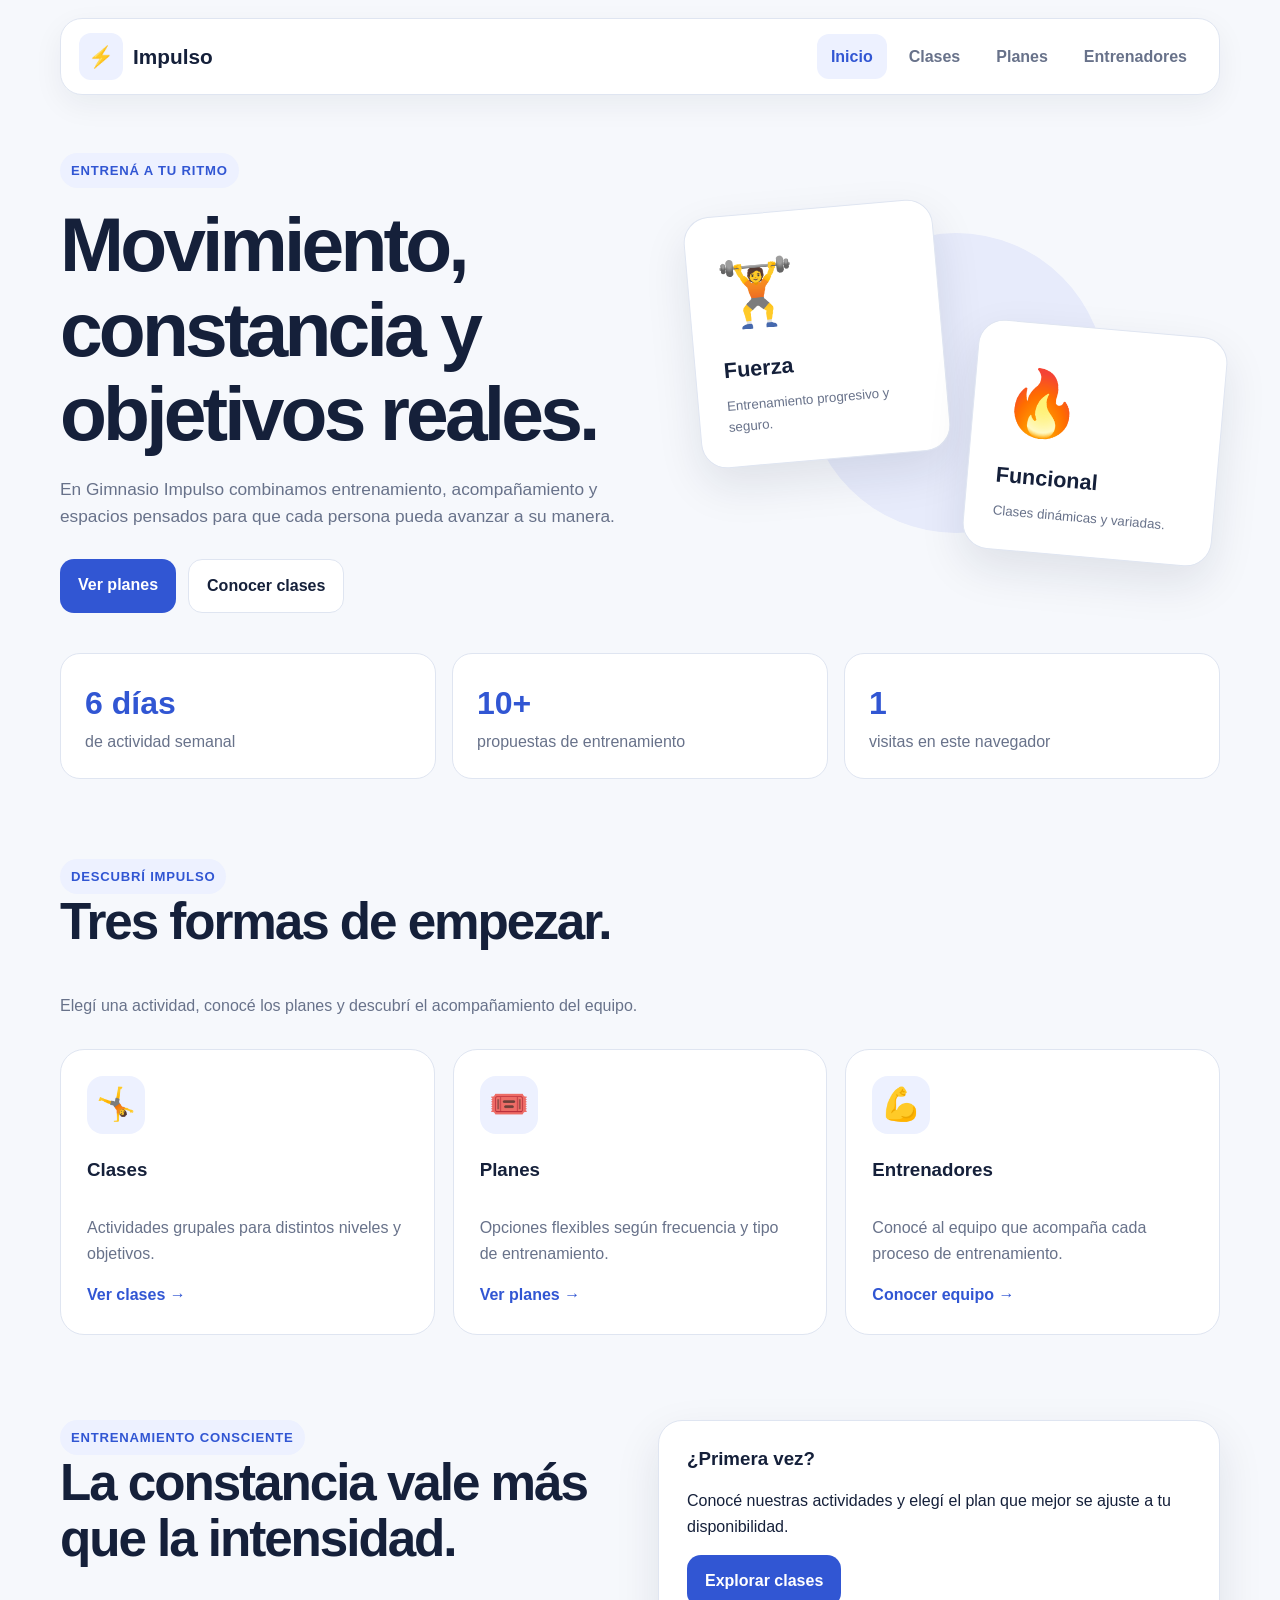
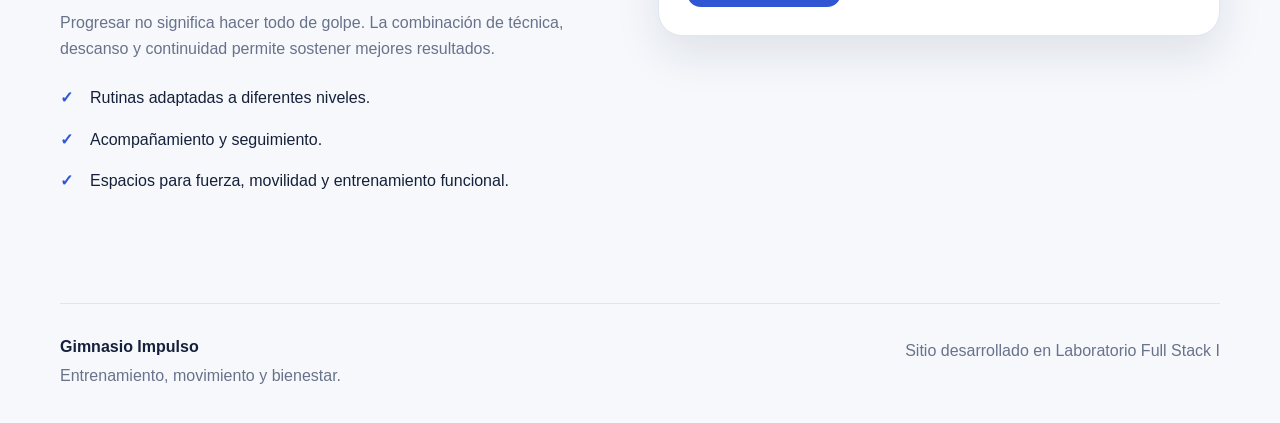
<file: index.html>
<!doctype html>
<html lang="es">
<head>
  <meta charset="utf-8">
  <meta name="viewport" content="width=device-width, initial-scale=1">
  <title>Gimnasio Impulso</title>
  <link rel="stylesheet" href="css/estilos.css">
</head>
<body>
<header class="topbar">
  <a class="logo" href="index.html"><span>⚡</span> Impulso</a>
  <button id="menuBtn" class="menuBtn" aria-label="Abrir menú">☰</button>
  <nav id="menu" class="menu">
    <a class="activo" href="index.html">Inicio</a>
    <a href="paginas/clases.html">Clases</a>
    <a href="paginas/planes.html">Planes</a>
    <a href="paginas/entrenadores.html">Entrenadores</a>
  </nav>
</header>

<main>
  <section class="hero contenedor">
    <div>
      <span class="tag">Entrená a tu ritmo</span>
      <h1>Movimiento, constancia y objetivos reales.</h1>
      <p class="lead">
        En Gimnasio Impulso combinamos entrenamiento, acompañamiento y espacios pensados
        para que cada persona pueda avanzar a su manera.
      </p>
      <div class="acciones">
        <a class="btn primario" href="paginas/planes.html">Ver planes</a>
        <a class="btn secundario" href="paginas/clases.html">Conocer clases</a>
      </div>
    </div>

    <div class="heroVisual">
      <article class="featureCard">
        <span>🏋️</span>
        <b>Fuerza</b>
        <small>Entrenamiento progresivo y seguro.</small>
      </article>
      <article class="featureCard secundaria">
        <span>🔥</span>
        <b>Funcional</b>
        <small>Clases dinámicas y variadas.</small>
      </article>
    </div>
  </section>

  <section class="stats contenedor">
    <article><strong>6 días</strong><span>de actividad semanal</span></article>
    <article><strong>10+</strong><span>propuestas de entrenamiento</span></article>
    <article><strong id="contador">0</strong><span>visitas en este navegador</span></article>
  </section>

  <section class="contenedor seccion">
    <div class="titulo">
      <span class="tag">Descubrí Impulso</span>
      <h2>Tres formas de empezar.</h2>
      <p>Elegí una actividad, conocé los planes y descubrí el acompañamiento del equipo.</p>
    </div>

    <div class="grid">
      <a class="card" href="paginas/clases.html">
        <span class="icono">🤸</span>
        <h3>Clases</h3>
        <p>Actividades grupales para distintos niveles y objetivos.</p>
        <b>Ver clases →</b>
      </a>
      <a class="card" href="paginas/planes.html">
        <span class="icono">🎟️</span>
        <h3>Planes</h3>
        <p>Opciones flexibles según frecuencia y tipo de entrenamiento.</p>
        <b>Ver planes →</b>
      </a>
      <a class="card" href="paginas/entrenadores.html">
        <span class="icono">💪</span>
        <h3>Entrenadores</h3>
        <p>Conocé al equipo que acompaña cada proceso de entrenamiento.</p>
        <b>Conocer equipo →</b>
      </a>
    </div>
  </section>

  <section class="contenedor dosColumnas">
    <div>
      <span class="tag">Entrenamiento consciente</span>
      <h2>La constancia vale más que la intensidad.</h2>
      <p class="texto">
        Progresar no significa hacer todo de golpe. La combinación de técnica, descanso y continuidad
        permite sostener mejores resultados.
      </p>
      <ul class="check">
        <li>Rutinas adaptadas a diferentes niveles.</li>
        <li>Acompañamiento y seguimiento.</li>
        <li>Espacios para fuerza, movilidad y entrenamiento funcional.</li>
      </ul>
    </div>
    <div class="nota">
      <h3>¿Primera vez?</h3>
      <p>Conocé nuestras actividades y elegí el plan que mejor se ajuste a tu disponibilidad.</p>
      <a class="btn primario" href="paginas/clases.html">Explorar clases</a>
    </div>
  </section>
</main>

<footer class="footer contenedor">
  <div><b>Gimnasio Impulso</b><p>Entrenamiento, movimiento y bienestar.</p></div>
  <p class="materia">Sitio desarrollado en Laboratorio Full Stack I</p>
</footer>

<script src="js/script.js"></script>
</body>
</html>
</file>
<file: css/estilos.css>
*{box-sizing:border-box}html{scroll-behavior:smooth}
:root{--azul:#3156d3;--oscuro:#15203a;--texto:#68728a;--fondo:#f6f8fc;--blanco:#fff;--borde:#dfe5f1;--suave:#edf1ff;--sombra:0 18px 45px rgba(21,32,58,.10)}
body{margin:0;font-family:Arial,Helvetica,sans-serif;background:var(--fondo);color:var(--oscuro);line-height:1.6}
a{text-decoration:none;color:inherit}.contenedor{width:min(1160px,calc(100% - 32px));margin:auto}
.topbar{width:min(1160px,calc(100% - 32px));margin:18px auto;display:flex;align-items:center;justify-content:space-between;gap:24px;padding:14px 18px;background:#fff;border:1px solid var(--borde);border-radius:22px;position:sticky;top:12px;z-index:10;box-shadow:0 10px 30px rgba(21,32,58,.06)}
.logo{font-size:1.3rem;font-weight:800;display:flex;gap:10px;align-items:center}.logo span{background:var(--suave);padding:7px 9px;border-radius:12px}
.menu{display:flex;gap:8px}.menu a{padding:10px 14px;border-radius:12px;color:var(--texto);font-weight:700}.menu a:hover,.menu .activo{background:var(--suave);color:var(--azul)}
.menuBtn{display:none;border:0;background:var(--suave);font-size:1.35rem;width:44px;height:44px;border-radius:12px;cursor:pointer}
.hero{display:grid;grid-template-columns:1.05fr .95fr;gap:48px;align-items:center;min-height:530px;padding:40px 0}
.tag{display:inline-block;background:var(--suave);color:var(--azul);font-weight:800;font-size:.82rem;text-transform:uppercase;letter-spacing:.06em;padding:7px 11px;border-radius:999px}
h1,h2,h3{line-height:1.1;margin-top:0}h1{font-size:clamp(2.6rem,6vw,5rem);letter-spacing:-.05em;margin:14px 0 20px}h2{font-size:clamp(2rem,4vw,3.2rem);letter-spacing:-.04em}
.lead,.titulo p,.card p,.footer p,.texto{color:var(--texto)}.lead{font-size:1.08rem;max-width:680px}
.acciones{display:flex;gap:12px;flex-wrap:wrap;margin-top:28px}.btn{display:inline-block;border:0;border-radius:14px;padding:13px 18px;font-weight:800;cursor:pointer;font-size:1rem}.primario{background:var(--azul);color:#fff}.secundario{background:#fff;border:1px solid var(--borde);color:var(--oscuro)}
.heroVisual{position:relative;min-height:390px}.heroVisual:before{content:"";position:absolute;width:300px;height:300px;border-radius:50%;background:#e7ebfb;left:50%;top:50%;transform:translate(-50%,-50%)}
.featureCard{position:absolute;width:250px;background:#fff;border:1px solid var(--borde);border-radius:26px;padding:28px;box-shadow:var(--sombra);display:flex;flex-direction:column;gap:7px;top:20px;left:0;transform:rotate(-5deg)}
.featureCard.secundaria{right:0;left:auto;top:auto;bottom:20px;transform:rotate(5deg)}.featureCard span{font-size:4rem}.featureCard b{font-size:1.35rem}.featureCard small{color:var(--texto)}
.stats{display:grid;grid-template-columns:repeat(3,1fr);gap:16px;margin-bottom:80px}.stats article{background:#fff;border:1px solid var(--borde);border-radius:20px;padding:24px;display:flex;flex-direction:column}.stats strong{font-size:2rem;color:var(--azul)}.stats span{color:var(--texto)}
.seccion{margin-bottom:85px}.titulo{max-width:720px;margin-bottom:30px}.grid{display:grid;grid-template-columns:repeat(3,1fr);gap:18px}.card{background:#fff;border:1px solid var(--borde);border-radius:24px;padding:26px;min-height:270px;display:flex;flex-direction:column;transition:.2s}.card:hover{transform:translateY(-6px);box-shadow:var(--sombra)}.card .icono{font-size:2rem;background:var(--suave);width:58px;height:58px;display:grid;place-items:center;border-radius:16px;margin-bottom:26px}.card b{margin-top:auto;color:var(--azul)}
.dosColumnas{display:grid;grid-template-columns:1fr 1fr;gap:36px;align-items:start;margin-bottom:85px}.check{list-style:none;padding:0}.check li{padding:8px 0 8px 30px;position:relative}.check li:before{content:"✓";position:absolute;left:0;color:var(--azul);font-weight:900}.nota{background:#fff;border:1px solid var(--borde);border-radius:24px;padding:28px;box-shadow:var(--sombra)}
.footer{display:flex;justify-content:space-between;gap:20px;border-top:1px solid var(--borde);padding:30px 0}.footer p{margin:4px 0}.materia{text-align:right}
@media(max-width:900px){.grid{grid-template-columns:1fr 1fr}.hero,.dosColumnas{grid-template-columns:1fr}.stats{grid-template-columns:1fr}.footer{flex-direction:column}.heroVisual{min-height:330px}.materia{text-align:left}}
@media(max-width:700px){.menuBtn{display:block}.menu{display:none;position:absolute;left:0;right:0;top:82px;background:#fff;border:1px solid var(--borde);border-radius:18px;padding:12px;flex-direction:column;box-shadow:var(--sombra)}.menu.abierto{display:flex}.featureCard{width:210px;padding:22px}.hero{padding-top:20px}.grid{grid-template-columns:1fr}}
.imagen{mask-image:linear-gradient(to right,transparent,black);}
</file>
